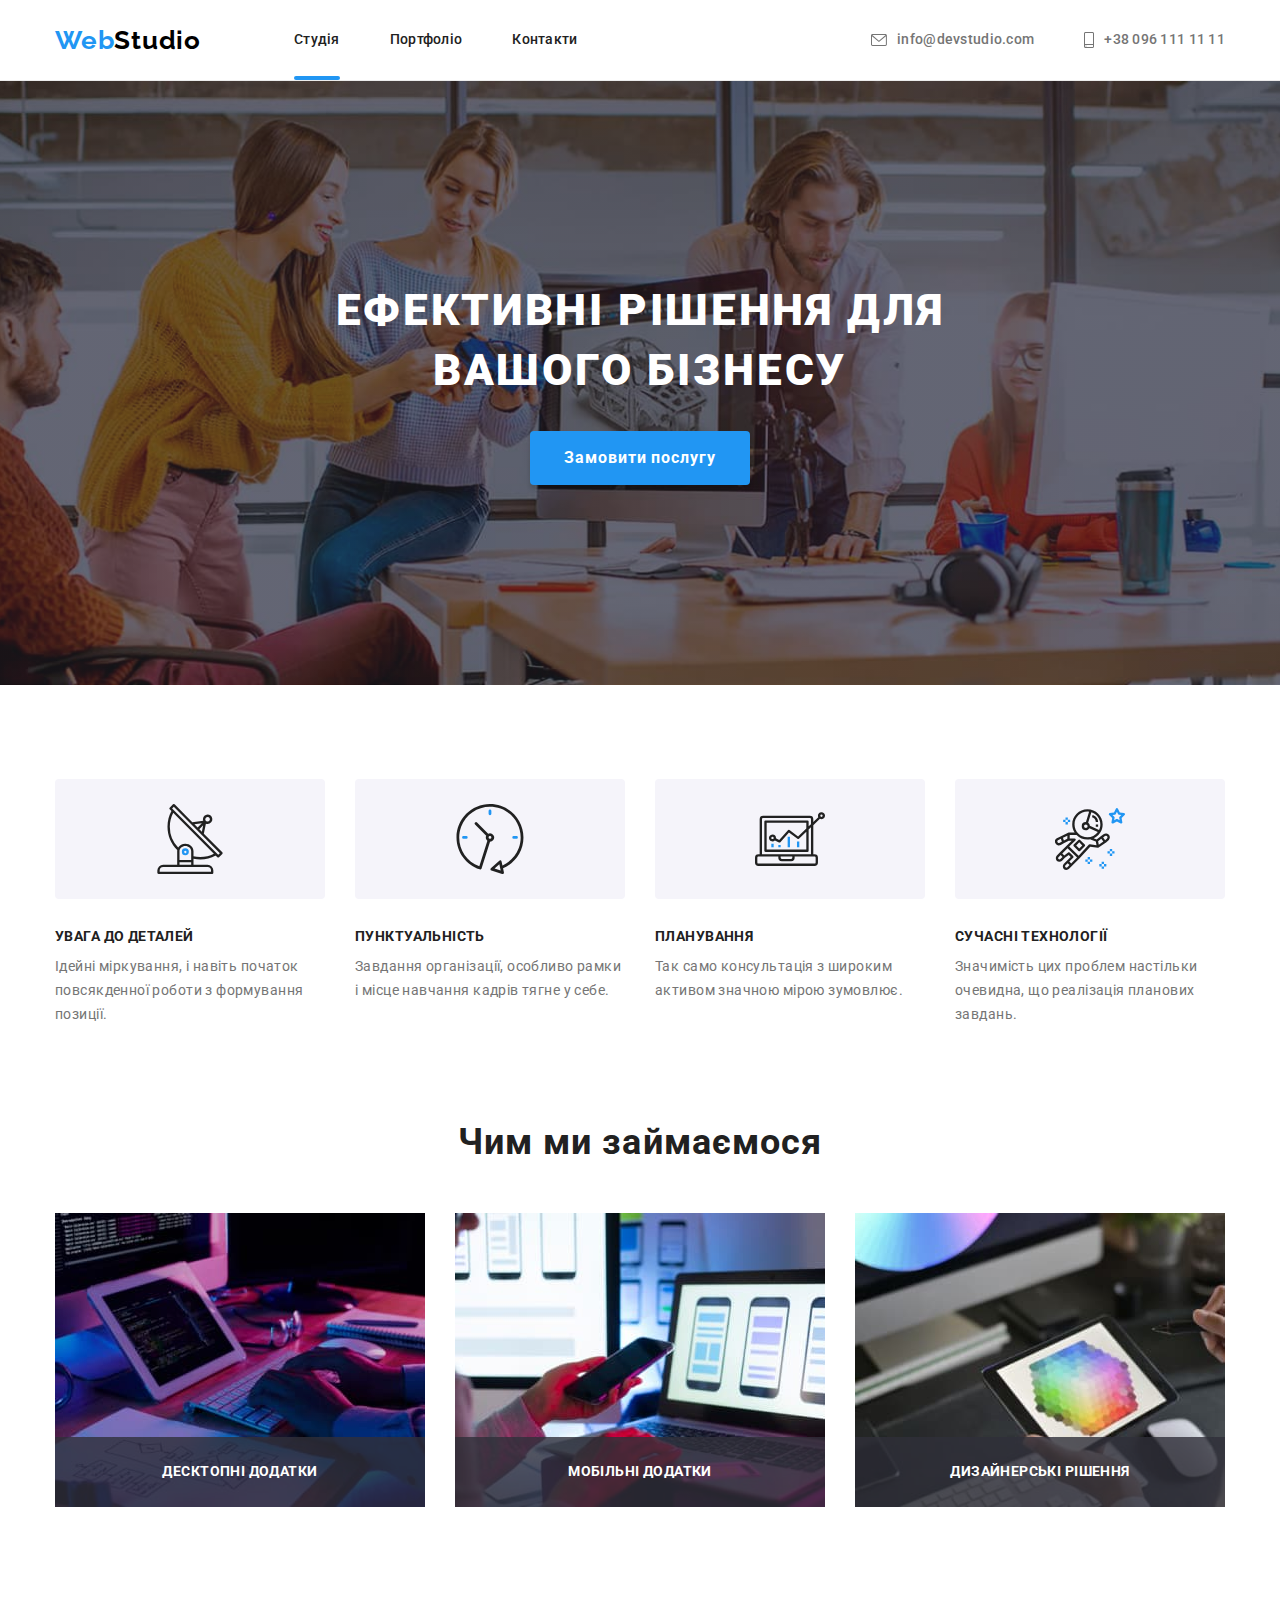
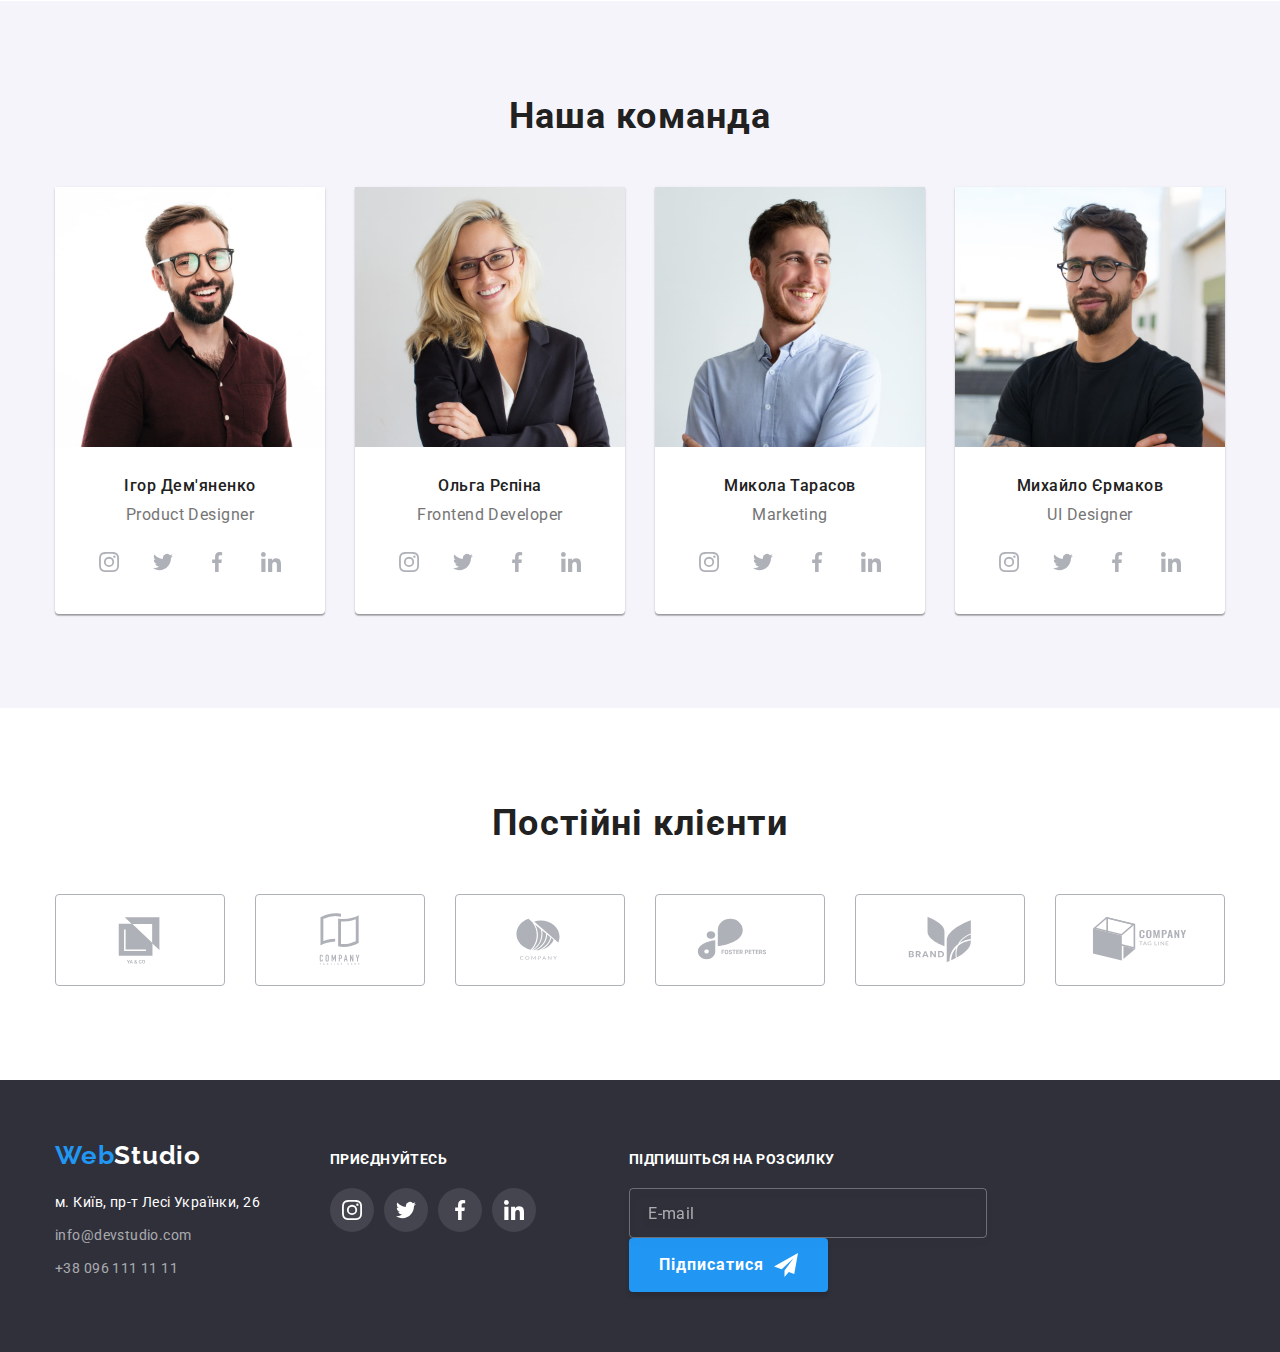
<file: index.html>
<!DOCTYPE html>
<html lang="uk">
  <head>
    <meta charset="UTF-8" />
    <meta http-equiv="X-UA-Compatible" content="IE=edge" />
    <meta name="viewport" content="width=device-width, initial-scale=1.0" />
    <title>Студія</title>
    <link
      href="https://fonts.googleapis.com/css2?family=Raleway:wght@700&family=Roboto:wght@400;500;700;900&display=swap"
      rel="stylesheet"
    />
    <link
      rel="stylesheet"
      href="https://cdnjs.cloudflare.com/ajax/libs/modern-normalize/1.1.0/modern-normalize.min.css"
    />
    <link rel="stylesheet" href="./css/styles.css" />
  </head>
  <body>
    <header class="header">
      <div class="container header-container">
        <a href="./index.html" class="logo link"
          >Web<span class="logo-studio">Studio</span></a
        >
        <nav class="main-nav">
          <ul class="site-nav list">
            <li class="item-nav">
              <a class="link link-nav current" href="./index.html">Студія</a>
            </li>
            <li class="item-nav">
              <a class="link link-nav" href="./portfolio.html">Портфоліо</a>
            </li>
            <li class="item-nav">
              <a class="link link-nav" href="#">Контакти</a>
            </li>
          </ul>
        </nav>
        <ul class="contacts list">
          <li class="item">
            <a class="link" href="mailto:info@devstudio.com">
              <svg class="hdr-icon" width="16" height="12">
                <use href="images/icon.svg#icon-envelope"></use>
              </svg>
              info@devstudio.com</a
            >
          </li>
          <li class="item">
            <a class="link" href="tel:+380961111111">
              <svg class="hdr-icon" width="10" height="16">
                <use href="images/icon.svg#icon-smartphone"></use>
              </svg>
              +38 096 111 11 11</a
            >
          </li>
        </ul>
      </div>
    </header>

    <main>
      <!-- Bunner (Герой)-->
      <section class="hero">
        <h1 class="hero-title">Ефективні рішення для вашого бізнесу</h1>
        <button class="button-hero" type="button" data-modal-open>Замовити послугу</button>
      </section>

      <section class="section">
        <div class="container feature-block">
          <!--Заголовок для ієрархії: Переваги-->
          <h2 class="visually-hidden">Переваги</h2>

          <ul class="list feature-list">
            <li class="feature-card">
              <div class="icon">
                <svg width="70" height="70">
                  <use href="images/icon.svg#icon-antenna"></use>
                </svg>
              </div>
              <h3 class="title feature-title">УВАГА ДО ДЕТАЛЕЙ</h3>
              <p class="feature-text">
                Ідейні міркування, і навіть початок повсякденної роботи з
                формування позиції.
              </p>
            </li>
            <li class="feature-card">
              <div class="icon">
                <svg width="70" height="70">
                  <use href="images/icon.svg#icon-clock"></use>
                </svg>
              </div>
              <h3 class="title feature-title">ПУНКТУАЛЬНІСТЬ</h3>
              <p class="feature-text">
                Завдання організації, особливо рамки і місце навчання кадрів
                тягне у себе.
              </p>
            </li>
            <li class="feature-card">
              <div class="icon">
                <svg width="70" height="70">
                  <use href="images/icon.svg#icon-diagram"></use>
                </svg>
              </div>
              <h3 class="title feature-title">ПЛАНУВАННЯ</h3>
              <p class="feature-text">
                Так само консультація з широким активом значною мірою зумовлює.
              </p>
            </li>
            <li class="feature-card">
              <div class="icon">
                <svg width="70" height="70">
                  <use href="images/icon.svg#icon-astronaut"></use>
                </svg>
              </div>
              <h3 class="title feature-title">СУЧАСНІ ТЕХНОЛОГІЇ</h3>
              <p class="feature-text">
                Значимість цих проблем настільки очевидна, що реалізація
                планових завдань.
              </p>
            </li>
          </ul>
        </div>
      </section>

      <!-- Чим ми займаємося -->

      <section class="section section-work">
        <div class="container">
          <h2 class="section-title">Чим ми займаємося</h2>
          <ul class="list work-list">
            <li class="work-card">
              <div class="work-thumb">
                
              <img
                src="./images/box1keyboardwhatwedo.jpg"
                alt="Набір тексту на клавіатурі"
                width="370"
              /><div class="work-overlay">
                <p class="work-name">Десктопні додатки</p>
              </div>
            </div>
            </li>
            <li class="work-card">
              <div class="work-thumb">
                
              <img
                src="./images/box2phonewhatwedo.jpg"
                alt="Телефон в руці"
                width="370"
              />
            <div class="work-overlay">
                <p class="work-name">Мобільні додатки</p>
              </div>
            </div>
            </li>
            <li class="work-card">
              <div class="work-thumb">
              <img
                src="./images/box3colorswhatwedo.jpg"
                alt="Таблиця кольорів"
                width="370"
              />
              <div class="work-overlay">
                <p class="work-name">Дизайнерські рішення</p>
              </div>
            </div>
            </li>
          </ul>
        </div>
      </section>

      <!-- Наша команда -->

      <section class="section team">
        <div class="container">
          <h2 class="section-title">Наша команда</h2>
          <ul class="list list-team">
            <li class="card-team">
              <img
                src="./images/igordemianenko.jpg"
                alt="Зображення чоловіка"
                width="270"
              />
              <div class="team-skills">
                <h3 class="title team-name">Ігор Дем'яненко</h3>
                <p class="team-position">Product Designer</p>
                <ul class="list social">
                  <li class="social-item">
                    <a class="social-link" href="#">
                      <svg width="20" height="20">
                        <use href="images/icon.svg#icon-instagram"></use>
                      </svg>
                    </a>
                  </li>
                  <li class="social-item">
                    <a class="social-link" href="#">
                      <svg width="20" height="20">
                        <use href="images/icon.svg#icon-twitter"></use>
                      </svg>
                    </a>
                  </li>
                  <li class="social-item">
                    <a class="social-link" href="#">
                      <svg width="20" height="20">
                        <use href="images/icon.svg#icon-facebook"></use>
                      </svg>
                    </a>
                  </li>
                  <li class="social-item">
                    <a class="social-link" href="#">
                      <svg width="20" height="20">
                        <use href="images/icon.svg#icon-linkedin"></use>
                      </svg>
                    </a>
                  </li>
                </ul>
              </div>
            </li>
            <li class="card-team">
              <img
                src="./images/olgarepina.jpg"
                alt="Зображення жінки"
                width="270"
              />
              <div class="team-skills">
                <h3 class="title team-name">Ольга Рєпіна</h3>
                <p class="team-position">Frontend Developer</p>
                <ul class="list social">
                  <li class="social-item">
                    <a class="social-link" href="#">
                      <svg width="20" height="20">
                        <use href="images/icon.svg#icon-instagram"></use>
                      </svg>
                    </a>
                  </li>
                  <li class="social-item">
                    <a class="social-link" href="#">
                      <svg width="20" height="20">
                        <use href="images/icon.svg#icon-twitter"></use>
                      </svg>
                    </a>
                  </li>
                  <li class="social-item">
                    <a class="social-link" href="#">
                      <svg width="20" height="20">
                        <use href="images/icon.svg#icon-facebook"></use>
                      </svg>
                    </a>
                  </li>
                  <li class="social-item">
                    <a class="social-link" href="#">
                      <svg width="20" height="20">
                        <use href="images/icon.svg#icon-linkedin"></use>
                      </svg>
                    </a>
                  </li>
                </ul>
              </div>
            </li>
            <li class="card-team">
              <img
                src="./images/mykolatarasov.jpg"
                alt="Зображення чоловіка"
                width="270"
              />
              <div class="team-skills">
                <h3 class="title team-name">Микола Тарасов</h3>
                <p class="team-position">Marketing</p>
                <ul class="list social">
                  <li class="social-item">
                    <a class="social-link" href="#">
                      <svg width="20" height="20">
                        <use href="images/icon.svg#icon-instagram"></use>
                      </svg>
                    </a>
                  </li>
                  <li class="social-item">
                    <a class="social-link" href="#">
                      <svg width="20" height="20">
                        <use href="images/icon.svg#icon-twitter"></use>
                      </svg>
                    </a>
                  </li>
                  <li class="social-item">
                    <a class="social-link" href="#">
                      <svg width="20" height="20">
                        <use href="images/icon.svg#icon-facebook"></use>
                      </svg>
                    </a>
                  </li>
                  <li class="social-item">
                    <a class="social-link" href="#">
                      <svg width="20" height="20">
                        <use href="images/icon.svg#icon-linkedin"></use>
                      </svg>
                    </a>
                  </li>
                </ul>
              </div>
            </li>
            <li class="card-team">
              <img
                src="./images/myhajloermakov.jpg"
                alt="Зображення чоловіка"
                width="270"
              />
              <div class="team-skills">
                <h3 class="title team-name">Михайло Єрмаков</h3>
                <p class="team-position">UI Designer</p>
                <ul class="list social">
                  <li class="social-item">
                    <a class="social-link" href="#">
                      <svg width="20" height="20">
                        <use href="images/icon.svg#icon-instagram"></use>
                      </svg>
                    </a>
                  </li>
                  <li class="social-item">
                    <a class="social-link" href="#">
                      <svg width="20" height="20">
                        <use href="images/icon.svg#icon-twitter"></use>
                      </svg>
                    </a>
                  </li>
                  <li class="social-item">
                    <a class="social-link" href="#">
                      <svg width="20" height="20">
                        <use href="images/icon.svg#icon-facebook"></use>
                      </svg>
                    </a>
                  </li>
                  <li class="social-item">
                    <a class="social-link" href="#">
                      <svg width="20" height="20">
                        <use href="images/icon.svg#icon-linkedin"></use>
                      </svg>
                    </a>
                  </li>
                </ul>
              </div>
            </li>
          </ul>
        </div>
      </section>

      <!--постійні клієнти-->
      <section class="section clients">
        <div class="container">
          <h2 class="section-title">Постійні клієнти</h2>
          <ul class="list clients-list">
            <li class="clients-card">
              <a class="link clients-link" href="#">
                <svg width="106" height="60">
                  <use href="images/icon.svg#icon-logo1"></use>
                </svg>
              </a>
            </li>
            <li class="clients-card">
              <a class="link clients-link" href="#">
                <svg width="106" height="60">
                  <use href="images/icon.svg#icon-logo2"></use>
                </svg>
              </a>
            </li>
            <li class="clients-card">
              <a class="link clients-link" href="#">
                <svg width="106" height="60">
                  <use href="images/icon.svg#icon-logo3"></use>
                </svg>
              </a>
            </li>
            <li class="clients-card">
              <a class="link clients-link" href="#">
                <svg width="106" height="60">
                  <use href="images/icon.svg#icon-logo4"></use>
                </svg>
              </a>
            </li>
            <li class="clients-card">
              <a class="link clients-link" href="#">
                <svg width="106" height="60">
                  <use href="images/icon.svg#icon-logo5"></use>
                </svg>
              </a>
            </li>
            <li class="clients-card">
              <a class="link clients-link" href="#">
                <svg width="106" height="60">
                  <use href="images/icon.svg#icon-logo6"></use>
                </svg>
              </a>
            </li>
          </ul>
        </div>
      </section>
    </main>

    <footer class="footer">
      <div class="container footer-block">
        <div>
          <a class="link logo" href="/index.html"
            >Web<span class="logo-footer">Studio</span></a
          >

          <address>
            <ul class="list">
              <li class="footer-items">
                <a
                  class="link footer-adress"
                  href="https://goo.gl/maps/oQ3Gnvrz3rti8dVC6"
                  target="_blank"
                  rel="noopener noreferrer"
                  >м. Київ, пр-т Лесі Українки, 26</a
                >
              </li>
              <li class="footer-items">
                <a class="link footer-mail" href="mailto:info@devstudio.com"
                  >info@devstudio.com</a
                >
              </li>
              <li class="footer-items">
                <a class="link footer-phone" href="tel:+380961111111"
                  >+38 096 111 11 11</a
                >
              </li>
            </ul>
          </address>
        </div>
        <div class="subscribe">
          <p class="title-subscribe">приєднуйтесь</p>
          <ul class="list social-footer">
            <li class="social-item-footer">
              <a class="social-link-footer" href="#">
                <svg width="20" height="20">
                  <use href="images/icon.svg#icon-instagram"></use>
                </svg>
              </a>
            </li>
            <li class="social-item-footer">
              <a class="social-link-footer" href="#">
                <svg width="20" height="20">
                  <use href="images/icon.svg#icon-twitter"></use>
                </svg>
              </a>
            </li>
            <li class="social-item-footer">
              <a class="social-link-footer" href="#">
                <svg width="20" height="20">
                  <use href="images/icon.svg#icon-facebook"></use>
                </svg>
              </a>
            </li>
            <li class="social-item-footer">
              <a class="social-link-footer" href="#">
                <svg width="20" height="20">
                  <use href="images/icon.svg#icon-linkedin"></use>
                </svg>
              </a>
            </li>
          </ul>
        </div>
        <div class="subscribe-mail">
          <p class="title-subscribe">Підпишіться на розсилку</p>
          <form>
            <input class="email-input" type="email" name="email" placeholder="E-mail"/>
          
          <button class="button-footer" type="submit">Підписатися 
            <svg width="24" height="24">
              <use href="images/icon.svg#send"></use>
            </svg>
          </button>
       </form> 
      </div>

      </div>
    </footer>

  <div class="backdrop is-hidden" data-modal>
    <div class="modal">
      <button class="modal-close" type="button" data-modal-close>
<svg width="18" height="18" class="img-close">
  <use href="images/icon.svg#close"></use>
</svg>
</button>

<form>
  <ul>
    <li>
      <label for="name">Ім'я</label>
    <input type="text" name="name" id="name" />
</li>
 <li>
<label for="tel">Телефон</label>
<input type="tel" name="tel" id="tel" />
</li>
<li>
<label for="email">Пошта</label>
<input type="email" name="email" id="email" />
</li>
<li>
<label for="comment">Коментар</label>
<textarea name="comment" id="comment" rows="10"></textarea>
</li>
</ul>

<input type="checkbox" id="policy" name="policy" />
<label for="policy">Погоджуюся з розсилкою та приймаю 
  <a href="#">Умови договору</a>
</label>

<button type="submit">Відправити</button>
</form>
    </div>
  </div>
  <script src="./js/modal.js"></script>
  </body>
</html>
</file>
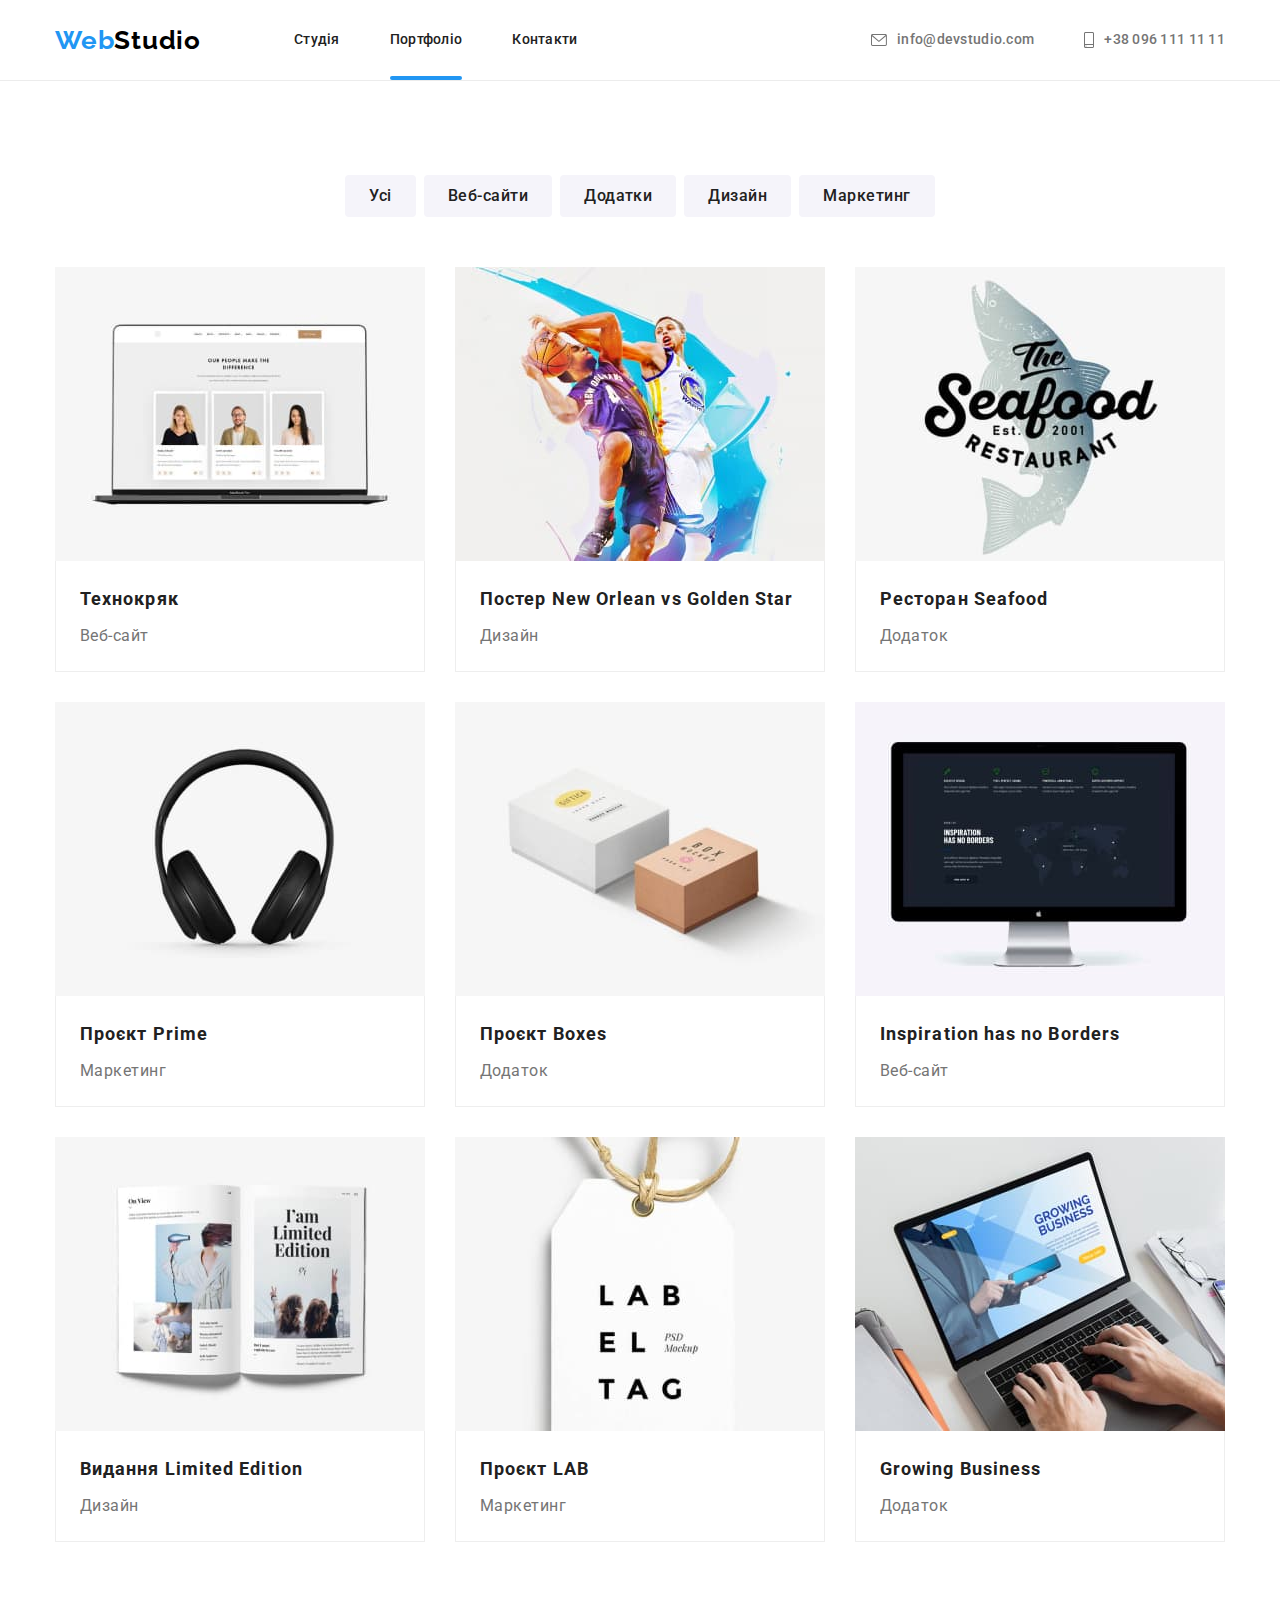
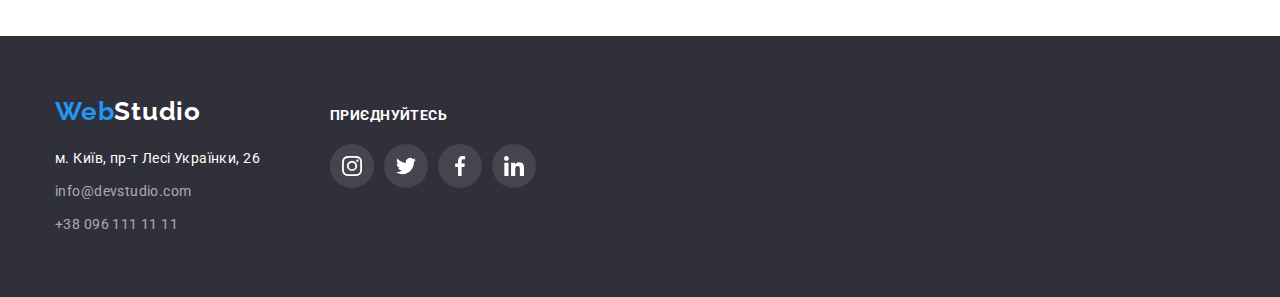
<file: portfolio.html>
<!DOCTYPE html>
<html lang="uk">
  <head>
    <meta charset="UTF-8" />
    <meta http-equiv="X-UA-Compatible" content="IE=edge" />
    <meta name="viewport" content="width=device-width, initial-scale=1.0" />
    <title>Портфоліо</title>
    <link
      href="https://fonts.googleapis.com/css2?family=Raleway:wght@700&family=Roboto:wght@400;500;700;900&display=swap"
      rel="stylesheet"
    />
    <link
      rel="stylesheet"
      href="https://cdnjs.cloudflare.com/ajax/libs/modern-normalize/1.1.0/modern-normalize.min.css"
    />
    <link rel="stylesheet" href="./css/styles.css" />
  </head>
  <body>
    <header class="header">
      <div class="container header-container">
        <a href="./index.html" class="logo link"
          >Web<span class="logo-studio">Studio</span></a
        >
        <nav class="main-nav">
          <ul class="site-nav list">
            <li class="item-nav">
              <a class="link link-nav" href="./index.html">Студія</a>
            </li>
            <li class="item-nav">
              <a class="link link-nav current" href="./portfolio.html"
                >Портфоліо</a
              >
            </li>
            <li class="item-nav">
              <a class="link link-nav" href="#">Контакти</a>
            </li>
          </ul>
        </nav>
        <ul class="contacts list">
          <li class="item">
            <a class="link" href="mailto:info@devstudio.com">
              <svg class="hdr-icon" width="16" height="12">
                <use href="images/icon.svg#icon-envelope"></use>
              </svg>
              info@devstudio.com</a
            >
          </li>
          <li class="item">
            <a class="link" href="tel:+380961111111">
              <svg class="hdr-icon" width="10" height="16">
                <use href="images/icon.svg#icon-smartphone"></use>
              </svg>
              +38 096 111 11 11</a
            >
          </li>
        </ul>
      </div>
    </header>

    <main>
      <section class="section">

        <!--Логічний заголовок-->
        <h1 class="visually-hidden">Портфоліо</h1>

        <ul class="list filtr">
          <li class="filtr-item">
            <button class="filtr-button" type="button">Усі</button>
          </li>
          <li class="filtr-item">
            <button class="filtr-button" type="button">Веб-сайти</button>
          </li>
          <li class="filtr-item">
            <button class="filtr-button" type="button">Додатки</button>
          </li>
          <li class="filtr-item">
            <button class="filtr-button" type="button">Дизайн</button>
          </li>
          <li class="filtr-item">
            <button class="filtr-button" type="button">Маркетинг</button>
          </li>
        </ul>


        <div class="container">
          <ul class="list examples">
            <li class="examples-card">
              <a class="link examples-link" href="#">
                <img
                  src="./images/technokriak.jpg"
                  alt="Веб-сайт Технокряк"
                  width="370"
                />
                <div class="examples-content">
                  <h2 class="examples-title">Технокряк</h2>
                  <p class="examples-variety">Веб-сайт</p>
                </div>
              </a>
            </li>
            <li class="examples-card">
              <a class="link examples-link" href="#">
                <img
                  src="./images/players.jpg"
                  alt="Два гравці в баскетбол"
                  width="370"
                />
                <div class="examples-content">
                  <h2 class="examples-title">
                    Постер New Orlean vs Golden Star
                  </h2>
                  <p class="examples-variety">Дизайн</p>
                </div>
              </a>
            </li>
            <li class="examples-card">
              <a class="link examples-link" href="#">
                <img
                  src="./images/seafood.jpg"
                  alt="Лого ресторан Seafood"
                  width="370"
                />
                <div class="examples-content">
                  <h2 class="examples-title">Ресторан Seafood</h2>
                  <p class="examples-variety">Додаток</p>
                </div>
              </a>
            </li>
            <li class="examples-card">
              <a class="link examples-link" href="#">
                <img
                  src="./images/headphones.jpg"
                  alt="Зображення навушників"
                  width="370"
                />
                <div class="examples-content">
                  <h2 class="examples-title">Проєкт Prime</h2>
                  <p class="examples-variety">Маркетинг</p>
                </div>
              </a>
            </li>
            <li class="examples-card">
              <a class="link examples-link" href="#">
                <img
                  src="./images/boxes.jpg"
                  alt="Зображення коробочок"
                  width="370"
                />
                <div class="examples-content">
                  <h2 class="examples-title">Проєкт Boxes</h2>
                  <p class="examples-variety">Додаток</p>
                </div>
              </a>
            </li>
            <li class="examples-card">
              <a class="link examples-link" href="#">
                <img
                  src="./images/komputer.jpg"
                  alt="Комп'ютер з відкритим веб-сайтем"
                  width="370"
                />
                <div class="examples-content">
                  <h2 class="examples-title">Inspiration has no Borders</h2>
                  <p class="examples-variety">Веб-сайт</p>
                </div>
              </a>
            </li>
            <li class="examples-card">
              <a class="link examples-link" href="#">
                <img
                  src="./images/magazine.jpg"
                  alt="Зображення журналу"
                  width="370"
                />
                <div class="examples-content">
                  <h2 class="examples-title">Видання Limited Edition</h2>
                  <p class="examples-variety">Дизайн</p>
                </div>
              </a>
            </li>
            <li class="examples-card">
              <a class="link examples-link" href="#">
                <img
                  src="./images/labeltag.jpg"
                  alt="Лого Labeltag"
                  width="370"
                />
                <div class="examples-content">
                  <h2 class="examples-title">Проєкт LAB</h2>
                  <p class="examples-variety">Маркетинг</p>
                </div>
              </a>
            </li>
            <li class="examples-card">
              <a class="link examples-link" href="#">
                <img
                  src="./images/laptop.jpg"
                  alt="Зображення ноутбука"
                  width="370"
                />
                <div class="examples-content">
                  <h2 class="examples-title">Growing Business</h2>
                  <p class="examples-variety">Додаток</p>
                </div>
              </a>
            </li>
          </ul>
        </div>
      </section>
    </main>

    <footer class="footer">
      <div class="container footer-block">
        <div>
          <a class="link logo" href="/index.html"
            >Web<span class="logo-footer">Studio</span></a
          >

          <address>
            <ul class="list">
              <li class="footer-items">
                <a
                  class="link footer-adress"
                  href="https://goo.gl/maps/oQ3Gnvrz3rti8dVC6"
                  target="_blank"
                  rel="noopener noreferrer"
                  >м. Київ, пр-т Лесі Українки, 26</a
                >
              </li>
              <li class="footer-items">
                <a class="link footer-mail" href="mailto:info@devstudio.com"
                  >info@devstudio.com</a
                >
              </li>
              <li class="footer-items">
                <a class="link footer-phone" href="tel:+380961111111"
                  >+38 096 111 11 11</a
                >
              </li>
            </ul>
          </address>
        </div>
        <div class="subscribe">
          <p class="title-subscribe">приєднуйтесь</p>
          <ul class="list social-footer">
            <li class="social-item-footer">
              <a class="social-link-footer" href="#">
                <svg width="20" height="20">
                  <use href="images/icon.svg#icon-instagram"></use>
                </svg>
              </a>
            </li>
            <li class="social-item-footer">
              <a class="social-link-footer" href="#">
                <svg width="20" height="20">
                  <use href="images/icon.svg#icon-twitter"></use>
                </svg>
              </a>
            </li>
            <li class="social-item-footer">
              <a class="social-link-footer" href="#">
                <svg width="20" height="20">
                  <use href="images/icon.svg#icon-facebook"></use>
                </svg>
              </a>
            </li>
            <li class="social-item-footer">
              <a class="social-link-footer" href="#">
                <svg width="20" height="20">
                  <use href="images/icon.svg#icon-linkedin"></use>
                </svg>
              </a>
            </li>
          </ul>
        </div>
      </div>
    </footer>
  </body>
</html>
</file>
<file: css/styles.css>
:root {
  --primary-text-color: #757575;
  --title-text-color: #212121;
  --accent-color: #2196f3;
  --total-white: #ffffff;
  --second-bg-color: #f5f4fa;
  --total-black: #000000;
  --background-hero-footer: #2f303a;
  --color-white: rgb(255, 255, 255, 0.6);
  --card-gap: 30px;
  --color-icons: #afb1b8;
}

html {
  box-sizing: border-box;
}

*,
*::before,
*::after {
  box-sizing: border-box;
}


body {
  background-color: var(--total-white);
  color: var(--primary-text-color);
  font-family: "Roboto", sans-serif;
}

button {
  font-family: inherit;
  cursor: pointer;
}

img {
  display: block;
  max-width: 100%;
  height: auto;
}

address {
  margin-top: 20px;
}

.visually-hidden {
  position: absolute;
  white-space: nowrap;
  width: 1px;
  height: 1px;
  overflow: hidden;
  border: 0;
  padding: 0;
  clip: rect(0 0 0 0);
  clip-path: inset(50%);
  margin: -1px;
}
.list {
  list-style: none;
  padding: 0;
  margin: 0;
}

.link {
  text-decoration: none;
}

h1,
h2,
h3,
h4,
h5,
h6,
p {
  margin: 0;
}

.container {
  width: 1200px;
  padding-left: 15px;
  padding-right: 15px;
  margin: 0 auto;
}

.section {
  padding-top: 94px;
  padding-bottom: 94px;
}

/* header */

.header {
  background-color: var(--total-white);
  border-bottom: 1px solid #ececec;
}

.header-container {
  display: flex;
  align-items: center;
}

.logo {
  color: var(--accent-color);
  font-family: "Raleway", sans-serif;
  letter-spacing: 0.03em;
  font-weight: 700;
  font-size: 26px;
  line-height: 1.19;
}

.logo-studio {
  color: var(--total-black);
}

.site-nav {
  display: flex;
  margin-left: 93px;
}

.site-nav .item-nav:not(:last-child) {
  margin-right: 50px;
}

.link-nav {
  display: block;
  padding-top: 32px;
  padding-bottom: 32px;
  position: relative;

  color: var(--title-text-color);
  font-weight: 500;
  font-size: 14px;
  line-height: 1.14;
  letter-spacing: 0.02em;

  transition: color 250ms cubic-bezier(0.4, 0, 0.2, 1);
}



.link-nav::after {
content: '';
  position: absolute;

  bottom: 0;
  left: 0;
  width: 100%;
  height: 4px;
  background-color: var(--accent-color);
  border-radius: 2px;

  opacity: 0;
}

.link-nav:hover.link-nav::after,
.link-nav:focus.link-nav::after {
  opacity: 1;
}

.link-nav:hover,
.link-nav:focus {
  color: var(--accent-color);
  
}

.link.current.link-nav::after {
  color: var(--accent-color);
  opacity: 1;
  
}
.contacts {
  display: flex;
  margin-left: auto;
}
.contacts .item + .item {
  margin-left: 50px;
}

.contacts .link {
  color: var(--primary-text-color);
  gap: 10px;
  font-weight: 500;
  font-size: 14px;
  line-height: 1.14;
  letter-spacing: 0.02em;

  display: flex;
  padding-top: 32px;
  padding-bottom: 32px;
  align-items: center;

  transition: color 250ms cubic-bezier(0.4, 0, 0.2, 1);
}

.contacts .link:hover,
.contacts .link:focus {
  color: var(--accent-color);
}

.hdr-icon {
  fill: currentColor;
}

/* Hero */

.hero {
  background-color: #C4C4C4;;
  text-align: center;
  max-width: 1600px;
  margin-left: auto;
  margin-right: auto;

  padding-top: 200px;
  padding-bottom: 200px;

  background-image: linear-gradient(
      to right,
      rgba(47, 48, 58, 0.4),
      rgba(47, 48, 58, 0.4)
    ),
    url(../images/herobgrnd.jpg);
  background-repeat: no-repeat;
  background-size: cover;
  background-position: center;
}

.hero-title {
  color: var(--total-white);
  font-weight: 900;
  font-size: 44px;
  line-height: 1.36;
  text-align: center;
  letter-spacing: 0.06em;
  text-transform: uppercase;

  max-width: 700px;
  margin: 0 auto;
  margin-bottom: var(--card-gap);
}

.button-hero {
  color: var(--total-white);
  background-color: var(--accent-color);
  font-weight: 700;
  font-size: 16px;
  line-height: 1.88;

  letter-spacing: 0.06em;
  border-color: transparent;
  border-radius: 4px;

  padding-top: 10px;
  padding-bottom: 10px;
  padding-left: 32px;
  padding-right: 32px;

  box-shadow: 0px 4px 4px rgba(0, 0, 0, 0.15);
  

  transition: background-color 250ms cubic-bezier(0.4, 0, 0.2, 1);
}

.button-hero:hover,
.button-hero:focus {
  background-color: #188ce8;
}

/* Feature */

.title {
  color: var(--title-text-color);
}

.feature-list {
  display: flex;
}

.feature-card {
  width: calc((100% - 90px) / 4);
}

.feature-list .feature-card:not(:last-child) {
  margin-right: var(--card-gap);
}

.icon {
  display: flex;
  height: 120px;
  border-radius: 4px;
  align-items: center;
  justify-content: center;

  background-color: var(--second-bg-color);

  margin-bottom: 30px;
}

.feature-title {
  font-weight: 700;
  font-size: 14px;
  line-height: 1.14;
  letter-spacing: 0.03em;
  text-transform: uppercase;
  margin-bottom: 10px;
}

.feature-text {
  font-size: 14px;
  line-height: 1.71;
  letter-spacing: 0.03em;
}

/* Section */

.section-title {
  color: var(--title-text-color);
  font-weight: 700;
  font-size: 36px;
  line-height: 1.17;
  text-align: center;
  letter-spacing: 0.03em;

  margin-bottom: 50px;
}

/* work */

.section-work {
  padding-top: 0;
}

.work-list {
  display: flex;
}

.work-card {
  flex-basis: auto;
}

.work-thumb {
  position: relative;
}

.work-name {
  font-weight: 700;
font-size: 14px;
line-height: 1.14;
text-align: center;
letter-spacing: 0.03em;
   text-transform: uppercase;
   color: var(--total-white);

   margin-top: 27px;
}

.work-overlay {
  position: absolute;
  bottom: 0;
  width: 100%;
  height: 70px;
  background-color: rgba(47, 48, 58, 0.8);;
}

.work-list .work-card:not(:last-child) {
  margin-right: var(--card-gap);
}

/* team */

.team {
  background-color: var(--second-bg-color);
  padding-top: 94px;
  padding-bottom: 94px;
}

.card-team {
  background-color: var(--total-white);

  box-shadow: 0px 1px 3px rgba(0, 0, 0, 0.12), 0px 1px 1px rgba(0, 0, 0, 0.14),
    0px 2px 1px rgba(0, 0, 0, 0.2);
  border-radius: 0px 0px 4px 4px;
}

.list-team .card-team:not(:last-child) {
  margin-right: var(--card-gap);
}

.team-name {
  font-weight: 500;
  font-size: 16px;
  line-height: 1.14;
  text-align: center;
  letter-spacing: 0.03em;

  margin-bottom: 10px;
}

.team-position {
  font-size: 16px;
  line-height: 1.19;
  text-align: center;
  letter-spacing: 0.03em;

  margin-bottom: 16px;
}

.list-team {
  display: flex;
}

.team-skills {
  padding: var(--card-gap) 10px;
}

.social {
  display: flex;
  justify-content: center;
}

.social-link {
  width: 44px;
  height: 44px;
  display: flex;
  box-sizing: border-box;
  border-radius: 50%;
  align-items: center;
  justify-content: center;
  fill: var(--color-icons);

  transition: background-color 250ms cubic-bezier(0.4, 0, 0.2, 1),
  fill 250ms cubic-bezier(0.4, 0, 0.2, 1);
  
}

.social-item:not(:last-child) {
  margin-right: 10px;
}

.social-link:hover,
.social-link:focus {
  fill: var(--total-white);
  background-color: var(--accent-color);
}

/* clients */
.clients {
  background-color: var(--total-white);
}
.clients-title {
  margin-bottom: 50px;
}

.clients-list {
  display: flex;
  justify-content: center;
  align-items: center;
}

.clients-link {
  display: flex;
  border: 1px solid #afb1b8;
  border-radius: 4px;
  box-sizing: border-box;
  width: 170px;
  height: 92px;
  justify-content: center;
  align-items: center;
  fill: var(--color-icons);

  transition: color 250ms cubic-bezier(0.4, 0, 0.2, 1),
  fill 250ms cubic-bezier(0.4, 0, 0.2, 1);;
}

.clients-list .clients-card:not(:last-child) {
  margin-right: var(--card-gap);
}

.clients-link:hover,
.clients-link:focus {
  fill: var(--accent-color);
  border-color: var(--accent-color);
}

/* Examples */

.examples {
  display: flex;
  flex-wrap: wrap;

  margin-left: calc(-1 * var(--card-gap));
  margin-top: calc(-1 * var(--card-gap));
}

.examples-thumb {
  position: relative;
  overflow: hidden;
}

.examples-overlay {
  position: absolute;
  top: 0;
  left: 0;
  width: 100%;
  height: 100%;
  background-color: rgba(33, 150, 243, 0.9);

  transform: translateY(100%);
  transition: transform 250ms ease;
}

.examples-overlay-text {

font-size: 18px;
line-height: 1.56;
letter-spacing: 0.03em;
text-align: left;

color: var(--total-white);

margin: 63px 24px;
}

.examples-link:hover .examples-overlay {

  transform: translateY(0);
}



.examples .examples-card {
  flex-basis: calc(100% / 3 - var(--card-gap));
  margin-left: var(--card-gap);
  margin-top: var(--card-gap);
}

.examples-link {
  display: block;

  transition: box-shadow 250ms cubic-bezier(0.4, 0, 0.2, 1);
}

.examples-link:hover,
.examples-link:focus {
  box-shadow: 0px 1px 1px rgba(0, 0, 0, 0.12), 0px 4px 4px rgba(0, 0, 0, 0.06),
    1px 4px 6px rgba(0, 0, 0, 0.16);
}

.examples-content {
  padding: 20px 24px;
  border: 1px solid #eeeeee;
  border-top: 0;
}
.examples-title {
  color: var(--title-text-color);
  font-weight: 700;
  font-size: 18px;
  line-height: 2;
  letter-spacing: 0.06em;

  margin-bottom: 4px;
}

.examples-variety {
  color: var(--primary-text-color);
  font-size: 16px;
  line-height: 1.88;
  letter-spacing: 0.03em;
}

.filtr {
  display: flex;
  justify-content: center;
  margin-bottom: 50px;
}

.filtr-button {
  background-color: var(--second-bg-color);
  color: var(--title-text-color);
  font-style: normal;
  font-weight: 500;
  font-size: 16px;
  line-height: 1.63;
  letter-spacing: 0.03em;
  border-color: transparent;
  border-radius: 4px;

  padding: 6px 22px;

  transition: background-color 250ms cubic-bezier(0.4, 0, 0.2, 1), color 250ms cubic-bezier(0.4, 0, 0.2, 1), box-shadow 250ms cubic-bezier(0.4, 0, 0.2, 1);
}

.filtr .filtr-item:not(:last-child) {
  margin-right: 8px;
}

.filtr-button:hover,
.filtr-button:focus {
  color: var(--total-white);
  background-color: var(--accent-color);
  box-shadow: 0px 3px 1px rgba(0, 0, 0, 0.1), 0px 1px 2px rgba(0, 0, 0, 0.08),
    0px 2px 2px rgba(0, 0, 0, 0.12);
}

/* footer */

.footer {
  background-color: var(--background-hero-footer);

  padding-top: 60px;
  padding-bottom: 60px;

  display: flex;
}

.logo-footer {
  color: var(--total-white);
}

.footer-adress {
  color: var(--total-white);
  font-style: normal;
  font-size: 14px;
  line-height: 1.71;
  letter-spacing: 0.03em;

  transition: color 250ms cubic-bezier(0.4, 0, 0.2, 1);
}

/* footer contact */
.footer-items:not(:last-child) {
  margin-bottom: 9px;
}

.footer-mail,
.footer-phone {
  font-style: normal;
  color: var(--color-white);
  font-size: 14px;
  line-height: 1.71;
  letter-spacing: 0.03em;

  transition: color 250ms cubic-bezier(0.4, 0, 0.2, 1);
}
.footer-adress:hover,
.footer-adress:focus,
.footer-mail:hover,
.footer-mail:focus,
.footer-phone:hover,
.footer-phone:focus {
  color: var(--accent-color);
}

.social-footer {
  display: flex;
}

.subscribe {
  margin-left: 70px;
}

.title-subscribe {
  font-weight: 700;
  font-size: 14px;
  line-height: 1.14;
  letter-spacing: 0.03em;
  text-transform: uppercase;

  margin-bottom: 20px;

  color: var(--total-white);
}

.footer-block {
  display: flex;
  align-items: baseline;
}

.social-link-footer {
  width: 44px;
  height: 44px;
  display: flex;
  box-sizing: border-box;
  border-radius: 50%;
  align-items: center;
  justify-content: center;
  fill: var(--total-white);

  background-color: rgba(255, 255, 255, 0.1);

  transition: background-color 250ms cubic-bezier(0.4, 0, 0.2, 1);
}

.social-item-footer:not(:last-child) {
  margin-right: 10px;
}

.social-link-footer:hover,
.social-link-footer:focus {
  fill: var(--total-white);
  background-color: var(--accent-color);
}

.backdrop {
  position: fixed;
  top: 0;
  left: 0;
  height: 100%;
  width: 100%;
  background-color: rgba(0, 0, 0, 0.2);
}

.backdrop.is-hidden {
  opacity: 0;
  pointer-events: none;

}

.modal {
  position: absolute;
  top: 50%;
  left: 50%;
  transform: translate(-50%, -50%);

  min-width: 528px;
  min-height: 581px;

  background-color: var(--total-white);
  box-shadow: 0px 1px 3px rgba(0, 0, 0, 0.12), 0px 1px 1px rgba(0, 0, 0, 0.14), 0px 2px 1px rgba(0, 0, 0, 0.2);
  border-radius: 4px;

  transition: transform 500ms cubic-bezier(0.4, 0, 0.2, 1);
}

.backdrop.is-hidden .modal {
  transform: scale(2) translateY(100%);}

.modal-close {
  position: absolute;
  right: 8px;
  top: 8px;

  width: 30px;
  height: 30px;

  background-color: var(--total-white);
  border: 1px solid rgba(0, 0, 0, 0.1);
  border-radius: 50%;
}

.img-close {
  position: absolute;
  top: 50%;
    left: 50%;
    transform: translate(-50%, -50%);
}

.subscribe-mail {
  margin-left: 93px;
}

.email-input {
  width: 358px;
    height: 50px;

    background-color: transparent;
  border: 1px solid rgba(255, 255, 255, 0.3);
    filter: drop-shadow(0px 4px 4px rgba(0, 0, 0, 0.15));
    border-radius: 4px;

}

.subscribe-mail input::placeholder{
display: flex;
  align-items: center;
  justify-content: center;

  font-size: 16px;
    line-height: 1.25;
    letter-spacing: 0.03em;
    padding-left: 16px;
    padding-top: 15px;

    display: flex;
    align-items: center;
    
    color: rgba(255, 255, 255, 0.6);
}

.button-footer{
color: var(--total-white);
  background-color: var(--accent-color);
  font-weight: 700;
  font-size: 16px;
  line-height: 1.88;

  letter-spacing: 0.06em;
  border-color: transparent;
  border-radius: 4px;

  padding-top: 10px;
  padding-bottom: 10px;
  padding-left: 28px;
  padding-right: 28px;

  box-shadow: 0px 4px 4px rgba(0, 0, 0, 0.15);

  display: flex;
align-items: center;
justify-content: center;


  transition: background-color 250ms cubic-bezier(0.4, 0, 0.2, 1);
}

.button-footer:hover,
.button-footer:focus {
  background-color: #188ce8;
}

.button-footer svg {
width: 24px;
height: 24px;

  fill: var(--total-white);
  margin-left: 10px;
}



/* transition: [property] [duration] [timing-function] [delay]
Час - 250ms,
функція розподілу часу - .
transition: 250ms cubic-bezier(0.4, 0, 0.2, 1); */
</file>
